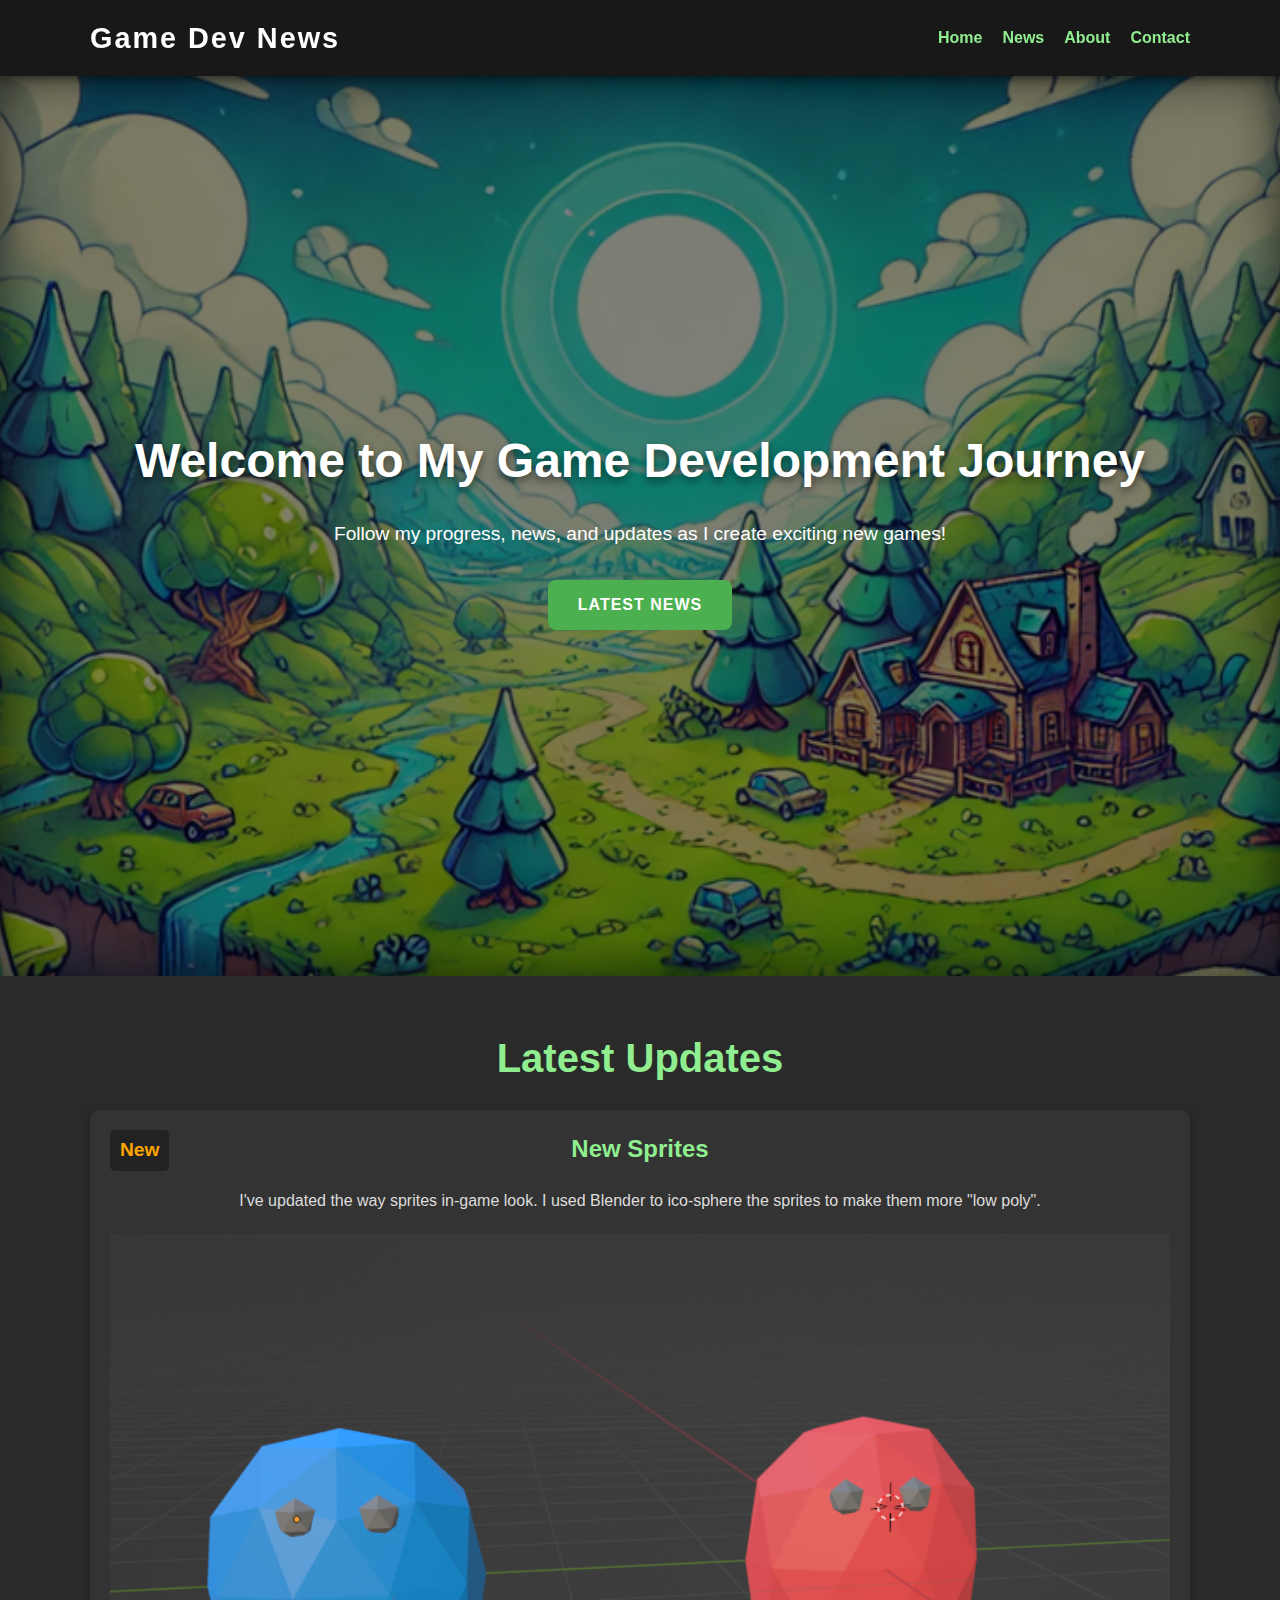
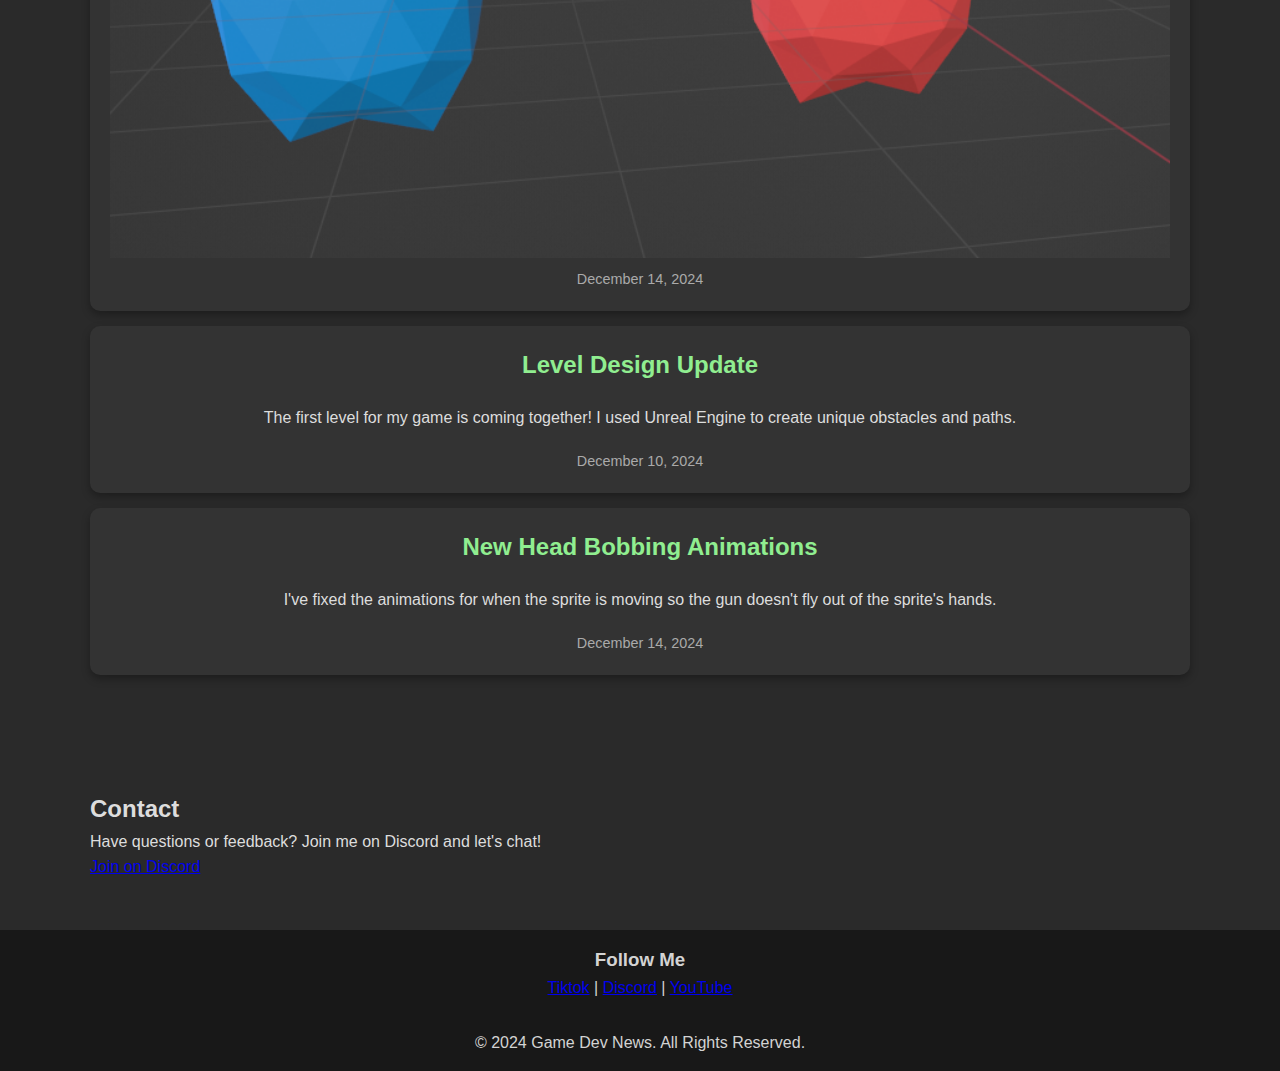
<file: index.html>
<!DOCTYPE html>
<html lang="en">
<head>
    <meta charset="UTF-8">
    <meta name="viewport" content="width=device-width, initial-scale=1.0">
    <title>Game Development News</title>
    <link rel="stylesheet" href="styles.css">
</head>
<body>
    <!-- Header Section -->
    <header>
        <div class="container">
            <h1>Game Dev News</h1>
            <nav>
                <ul>
                    <li><a href="#home">Home</a></li>
                    <li><a href="#news">News</a></li>
                    <li><a href="Aboutme.html#about">About</a></li>
                    <li><a href="#contact">Contact</a></li>
                </ul>
            </nav>
        </div>
    </header>

    <!-- Hero Section -->
    <section id="hero">
        <div class="hero-content">
            <h2>Welcome to My Game Development Journey</h2>
            <p>Follow my progress, news, and updates as I create exciting new games!</p>
            <a href="#news" class="btn">Latest News</a>
        </div>
    </section>

    <!-- News Section -->
    <section id="news">
        <div class="container">
            <h2>Latest Updates</h2>
            <div class="news-card">
                <span class="new-update">New</span>
                <h3>New Sprites</h3>
                <p>I've updated the way sprites in-game look. I used Blender to ico-sphere the sprites to make them more "low poly".</p>
                <img src="Screenshot 2024-12-15 114406.png" alt="New Sprites" class="news-image">
                <span class="date">December 14, 2024</span>
            </div>
            <div class="news-card">
                <h3>Level Design Update</h3>
                <p>The first level for my game is coming together! I used Unreal Engine to create unique obstacles and paths.</p>
                <span class="date">December 10, 2024</span>
            </div>
            <div class="news-card">
                <h3>New Head Bobbing Animations</h3>
                <p>I've fixed the animations for when the sprite is moving so the gun doesn't fly out of the sprite's hands.</p>
                <span class="date">December 14, 2024</span>
            </div>
        </div>
    </section>
    
    
    
    <!-- Contact Section -->
    <section id="contact">
        <div class="container">
            <h2>Contact</h2>
            <p>Have questions or feedback? Join me on Discord and let's chat!</p>
            <a href="https://discord.gg/6nRkJGhYYz" class="btn" target="_blank">Join on Discord</a>
        </div>
    </section>

    <footer>
        <div class="container">
            <h3>Follow Me</h3>
            <a href="https://www.tiktok.com/@cloudsgamesofficial" target="_blank">Tiktok</a> |
            <a href="https://discord.gg/6nRkJGhYYz" target="_blank">Discord</a> |
            <a href="https://www.youtube.com/@Clouds-w7f" target="_blank">YouTube</a>
        </div>
    </footer>
    
    <!-- Footer -->
    <footer>
        <div class="container">
            <p>&copy; 2024 Game Dev News. All Rights Reserved.</p>
        </div>
    </footer>

    <!-- JavaScript -->
    <script src="script.js"></script>
</body>
</html>
</file>
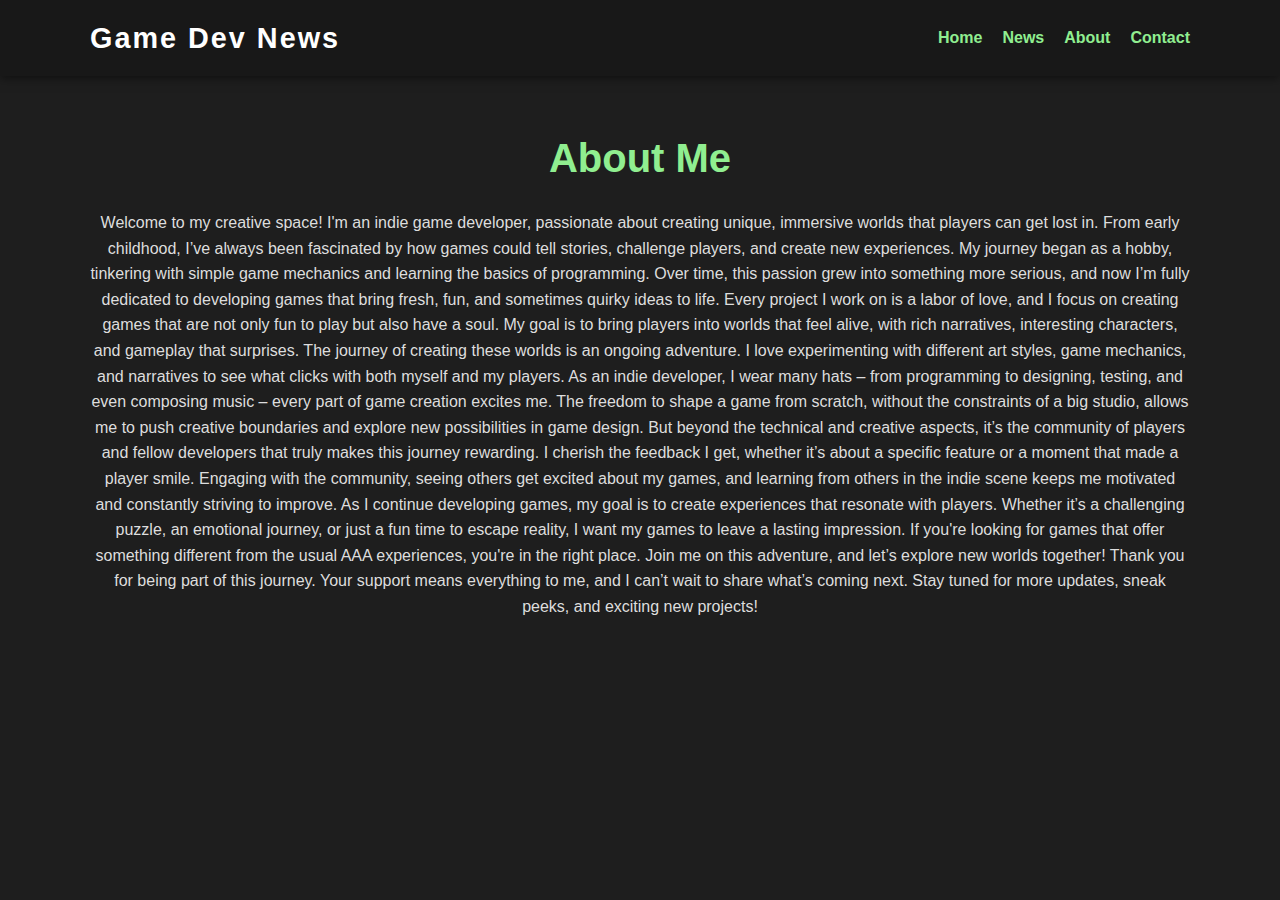
<file: Aboutme.html>
<!DOCTYPE html>
<html lang="en">
<head>
    <meta charset="UTF-8">
    <meta name="viewport" content="width=device-width, initial-scale=1.0">
    <link rel="stylesheet" href="styles.css">
    <title>About</title>
</head>
<body>
    <header>
        <div class="container">
            <h1>Game Dev News</h1>
            <nav>
                <ul>
                    <li><a href="index.html">Home</a></li>
                    <li><a href="index.html#news">News</a></li>
                    <li><a href="#about">About</a></li>
                    <li><a href="index.html#contact">Contact</a></li>
                </ul>
            </nav>
        </div>
    </header>
    <section id="about">
        <div class="container">
            <h2>About Me</h2>
            <p>
                Welcome to my creative space! I'm an indie game developer, passionate about creating unique, immersive worlds that players can get lost in. From early childhood, I’ve always been fascinated by how games could tell stories, challenge players, and create new experiences. My journey began as a hobby, tinkering with simple game mechanics and learning the basics of programming. Over time, this passion grew into something more serious, and now I’m fully dedicated to developing games that bring fresh, fun, and sometimes quirky ideas to life.

Every project I work on is a labor of love, and I focus on creating games that are not only fun to play but also have a soul. My goal is to bring players into worlds that feel alive, with rich narratives, interesting characters, and gameplay that surprises. The journey of creating these worlds is an ongoing adventure. I love experimenting with different art styles, game mechanics, and narratives to see what clicks with both myself and my players. As an indie developer, I wear many hats – from programming to designing, testing, and even composing music – every part of game creation excites me. The freedom to shape a game from scratch, without the constraints of a big studio, allows me to push creative boundaries and explore new possibilities in game design.

But beyond the technical and creative aspects, it’s the community of players and fellow developers that truly makes this journey rewarding. I cherish the feedback I get, whether it’s about a specific feature or a moment that made a player smile. Engaging with the community, seeing others get excited about my games, and learning from others in the indie scene keeps me motivated and constantly striving to improve.

As I continue developing games, my goal is to create experiences that resonate with players. Whether it’s a challenging puzzle, an emotional journey, or just a fun time to escape reality, I want my games to leave a lasting impression. If you're looking for games that offer something different from the usual AAA experiences, you're in the right place. Join me on this adventure, and let’s explore new worlds together!

Thank you for being part of this journey. Your support means everything to me, and I can’t wait to share what’s coming next. Stay tuned for more updates, sneak peeks, and exciting new projects!
            </p>
        </div>
    </section>
</body>
</html>
</file>
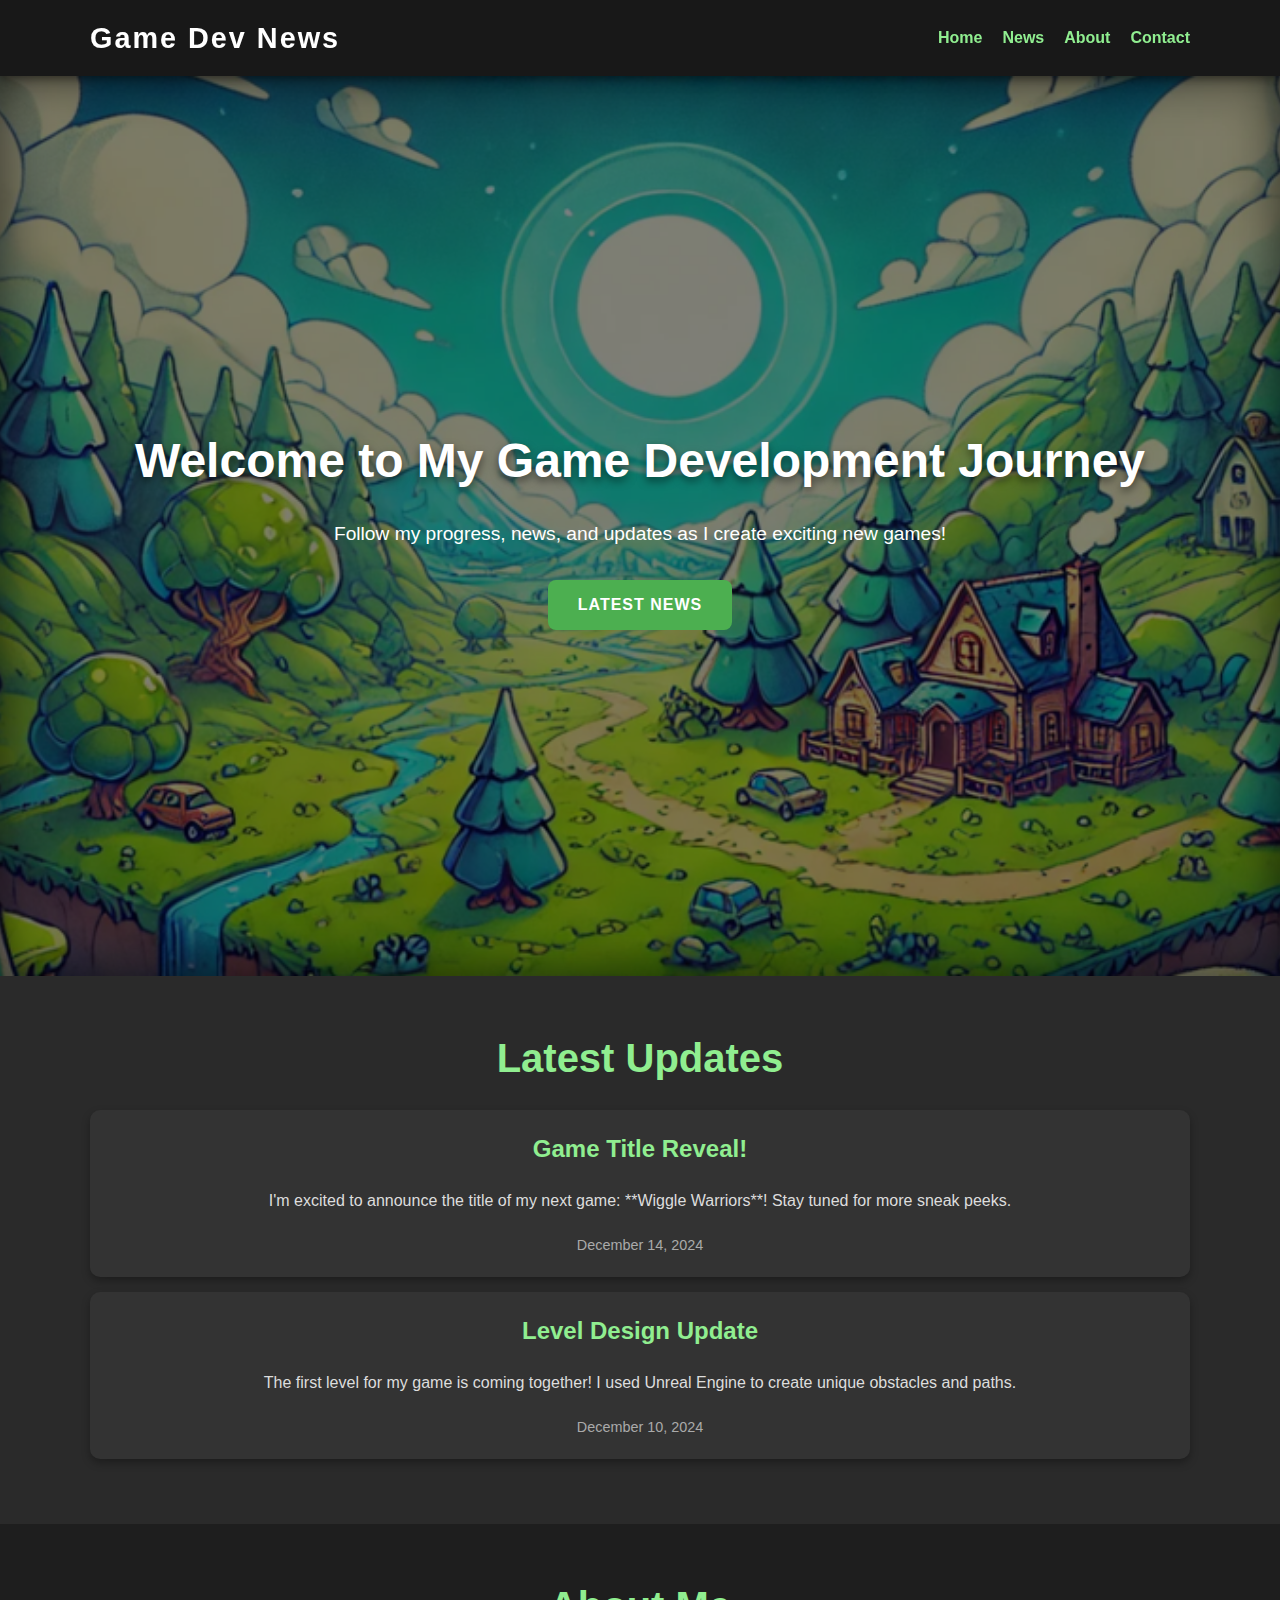
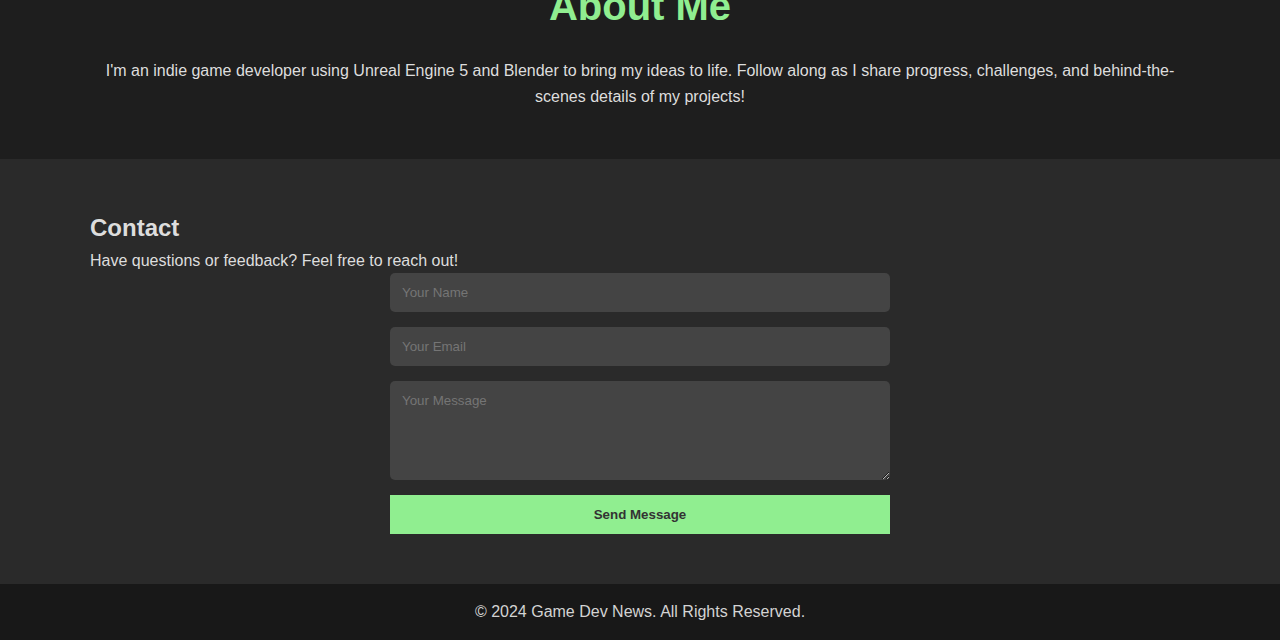
<file: CloudsGames.html>
<!DOCTYPE html>
<html lang="en">
<head>
    <meta charset="UTF-8">
    <meta name="viewport" content="width=device-width, initial-scale=1.0">
    <title>Game Development News</title>
    <link rel="stylesheet" href="styles.css">
</head>
<body>
    <!-- Header Section -->
    <header>
        <div class="container">
            <h1>Game Dev News</h1>
            <nav>
                <ul>
                    <li><a href="#home">Home</a></li>
                    <li><a href="#news">News</a></li>
                    <li><a href="#about">About</a></li>
                    <li><a href="#contact">Contact</a></li>
                </ul>
            </nav>
        </div>
    </header>

    <!-- Hero Section -->
    <section id="hero">
        <div class="hero-content">
            <h2>Welcome to My Game Development Journey</h2>
            <p>Follow my progress, news, and updates as I create exciting new games!</p>
            <a href="#news" class="btn">Latest News</a>
        </div>
    </section>

    <!-- News Section -->
    <section id="news">
        <div class="container">
            <h2>Latest Updates</h2>
            <div class="news-card">
                <h3>Game Title Reveal!</h3>
                <p>I'm excited to announce the title of my next game: **Wiggle Warriors**! Stay tuned for more sneak peeks.</p>
                <span class="date">December 14, 2024</span>
            </div>
            <div class="news-card">
                <h3>Level Design Update</h3>
                <p>The first level for my game is coming together! I used Unreal Engine to create unique obstacles and paths.</p>
                <span class="date">December 10, 2024</span>
            </div>
        </div>
    </section>

    <!-- About Section -->
    <section id="about">
        <div class="container">
            <h2>About Me</h2>
            <p>
                I'm an indie game developer using Unreal Engine 5 and Blender to bring my ideas to life.  
                Follow along as I share progress, challenges, and behind-the-scenes details of my projects!
            </p>
        </div>
    </section>

    <!-- Contact Section -->
    <section id="contact">
        <div class="container">
            <h2>Contact</h2>
            <p>Have questions or feedback? Feel free to reach out!</p>
            <form>
                <input type="text" placeholder="Your Name" required>
                <input type="email" placeholder="Your Email" required>
                <textarea placeholder="Your Message" rows="5" required></textarea>
                <button type="submit">Send Message</button>
            </form>
        </div>
    </section>

    <!-- Footer -->
    <footer>
        <div class="container">
            <p>&copy; 2024 Game Dev News. All Rights Reserved.</p>
        </div>
    </footer>

    <!-- JavaScript -->
    <script src="script.js"></script>
</body>
</html>
</file>
<file: styles.css>
/* General Reset */
* {
    margin: 0;
    padding: 0;
    box-sizing: border-box;
    font-family: 'Poppins', Arial, sans-serif;
    scroll-behavior: smooth;
}

body {
    background-color: #1e1e1e;
    color: #ddd;
    line-height: 1.6;
}

/* Container */
.container {
    width: 90%;
    max-width: 1100px;
    margin: 0 auto;
}

/* Header */
header {
    background-color: #181818;
    color: #fff;
    padding: 15px 0;
    position: sticky;
    top: 0;
    z-index: 1000;
    box-shadow: 0 2px 10px rgba(0, 0, 0, 0.5);
}

header .container {
    display: flex;
    justify-content: space-between;
    align-items: center;
}

header h1 {
    font-size: 1.8em;
    letter-spacing: 2px;
}

header nav ul {
    list-style: none;
    display: flex;
    gap: 20px;
}

header nav ul li a {
    text-decoration: none;
    color: lightgreen;
    font-weight: bold;
    transition: color 0.3s ease;
}

header nav ul li a:hover {
    color: #81e6c6;
    text-shadow: 0 0 5px #81e6c6;
}

/* Hero Section */
#hero {
    background: url('Screenshot\ 2024-12-14\ 181051.png') no-repeat center center/cover;
    height: 100vh;
    display: flex;
    align-items: center;
    justify-content: center;
    text-align: center;
    color: #fff;
    box-shadow: inset 0 0 50px rgba(0, 0, 0, 0.6);
    position: relative;
}

#hero::before {
    content: '';
    background: rgba(0, 0, 0, 0.5);
    position: absolute;
    top: 0;
    left: 0;
    width: 100%;
    height: 100%;
}

#hero .hero-content {
    position: relative;
    z-index: 2;
}

#hero h2 {
    font-size: 3em;
    margin-bottom: 20px;
    text-shadow: 0 4px 8px rgba(0, 0, 0, 0.5);
}

#hero p {
    font-size: 1.2em;
    margin-bottom: 30px;
}

#hero .btn {
    display: inline-block;
    background-color: #4caf50;
    color: #fff;
    padding: 12px 30px;
    text-decoration: none;
    border-radius: 8px;
    font-weight: bold;
    text-transform: uppercase;
    letter-spacing: 1px;
    transition: transform 0.3s ease, box-shadow 0.3s ease;
}

#hero .btn:hover {
    transform: translateY(-5px);
    box-shadow: 0 5px 15px rgba(0, 255, 128, 0.5);
}

/* News Section */
#news {
    padding: 50px 20px;
    background-color: #2a2a2a;
    text-align: center;
}

#news h2 {
    color: lightgreen;
    margin-bottom: 20px;
    font-size: 2.5em;
}

.news-card {
    background-color: #333;
    color: #ddd;
    padding: 20px;
    margin: 15px 0;
    border-radius: 10px;
    box-shadow: 0 4px 8px rgba(0, 0, 0, 0.3);
    transition: transform 0.3s ease;
    position: relative;  /* To allow absolute positioning of the "New Update!" label */
    display: flex;
    flex-direction: column;
    gap: 10px;
}

.new-update {
    color: orange;
    font-weight: bold;
    font-size: 1.2em;
    background-color: #222;
    padding: 5px 10px;
    border-radius: 5px;
    position: absolute;
    top: 20px;
    left: 20px;
}

.news-card h3 {
    color: lightgreen;
    font-size: 1.5em;
    display: inline; /* Make the h3 text inline with the new update label */
    margin-top: 0; /* Remove the top margin */
}

.news-card p {
    margin: 10px 0;
}

.news-card .date {
    font-size: 0.9em;
    color: #aaa;
}


/* About Section */
#about {
    background-color: #1e1e1e;
    padding: 50px 20px;
    text-align: center;
}

#about h2 {
    color: lightgreen;
    font-size: 2.5em;
    margin-bottom: 20px;
}

/* Contact Section */
#contact {
    background-color: #2a2a2a;
    padding: 50px 20px;
}

#contact form {
    display: flex;
    flex-direction: column;
    gap: 15px;
    max-width: 500px;
    margin: 0 auto;
}

#contact input,
#contact textarea {
    padding: 12px;
    background: #444;
    border: none;
    color: #fff;
    border-radius: 5px;
}

#contact button {
    padding: 12px;
    background-color: lightgreen;
    color: #333;
    font-weight: bold;
    border: none;
    cursor: pointer;
    transition: background 0.3s ease, transform 0.3s ease;
}

#contact button:hover {
    background-color: #81e6c6;
    transform: translateY(-3px);
}

/* Footer */
footer {
    background-color: #181818;
    color: lightgray;
    text-align: center;
    padding: 15px 0;
}

/* Responsive Design */
@media (max-width: 768px) {
    header .container {
        flex-direction: column;
        text-align: center;
    }

    #hero h2 {
        font-size: 2em;
    }

    #news h2,
    #about h2 {
        font-size: 2em;
    }
}
</file>
